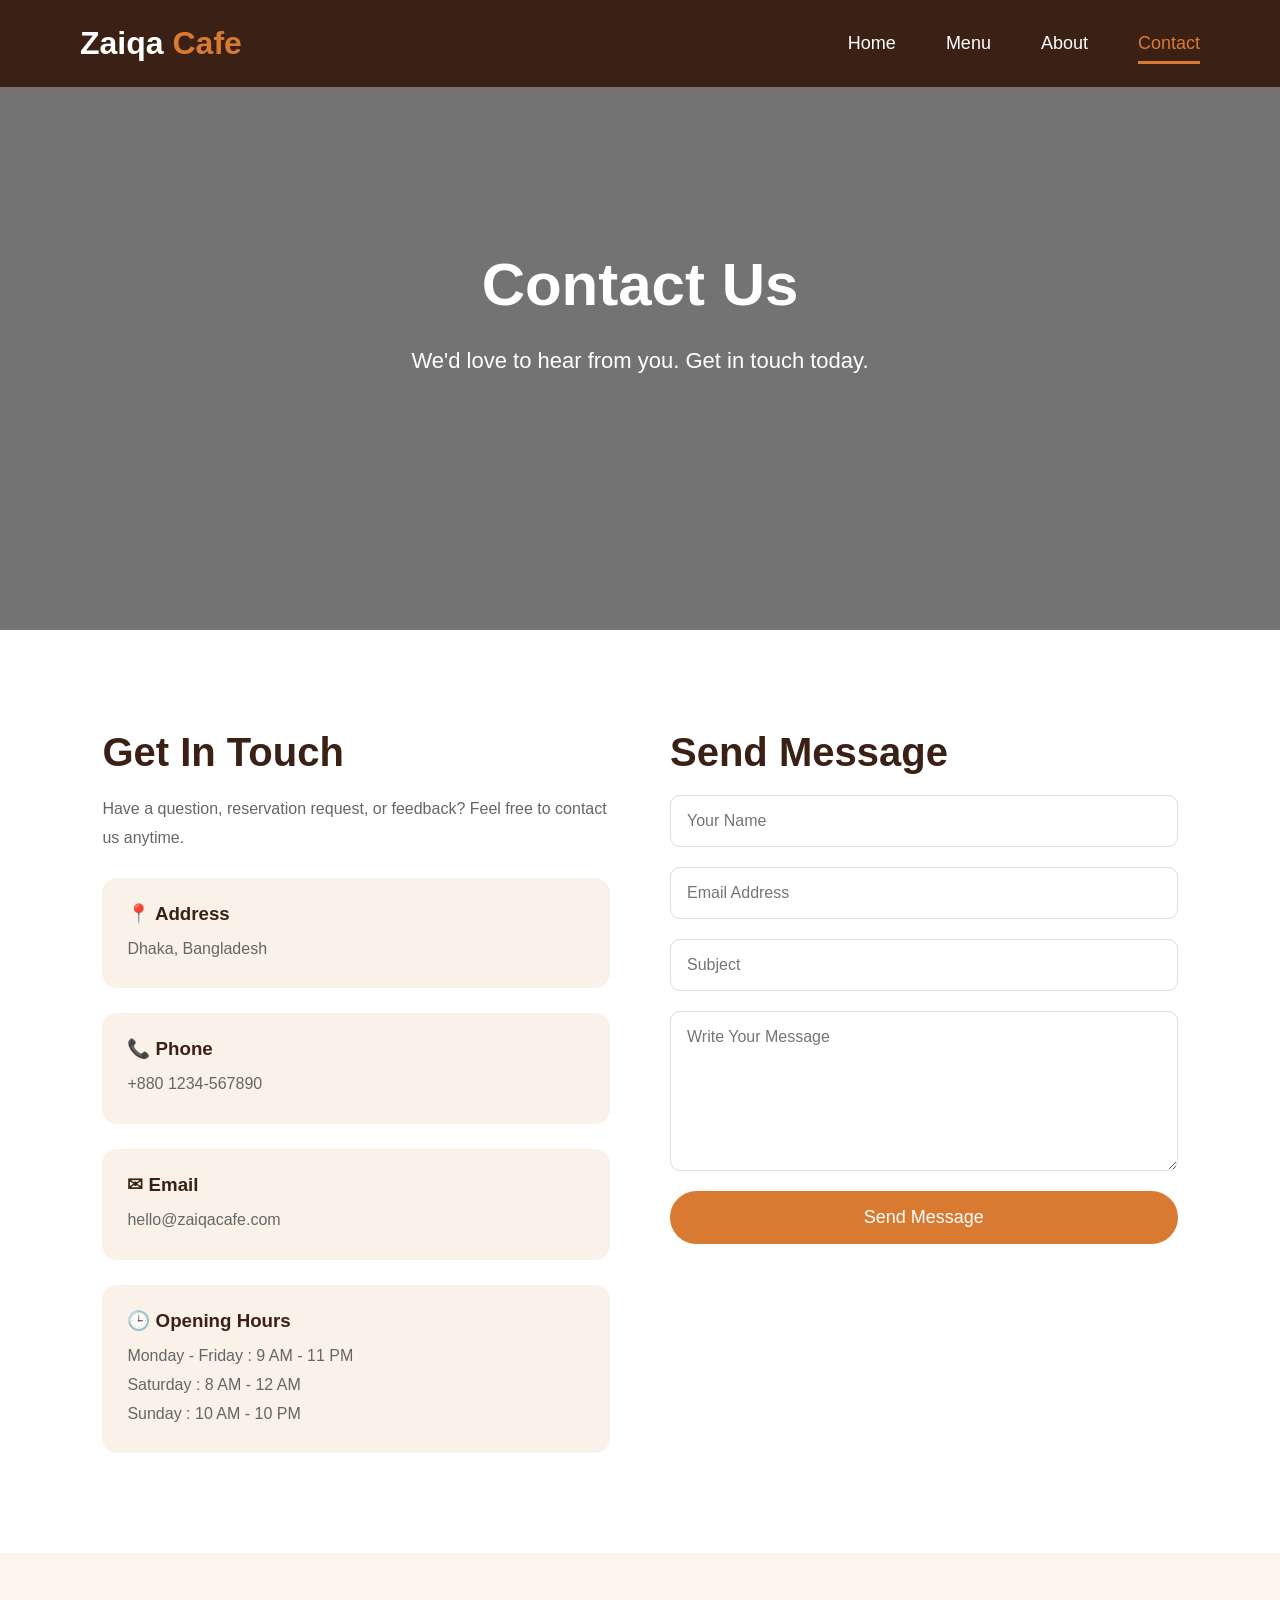
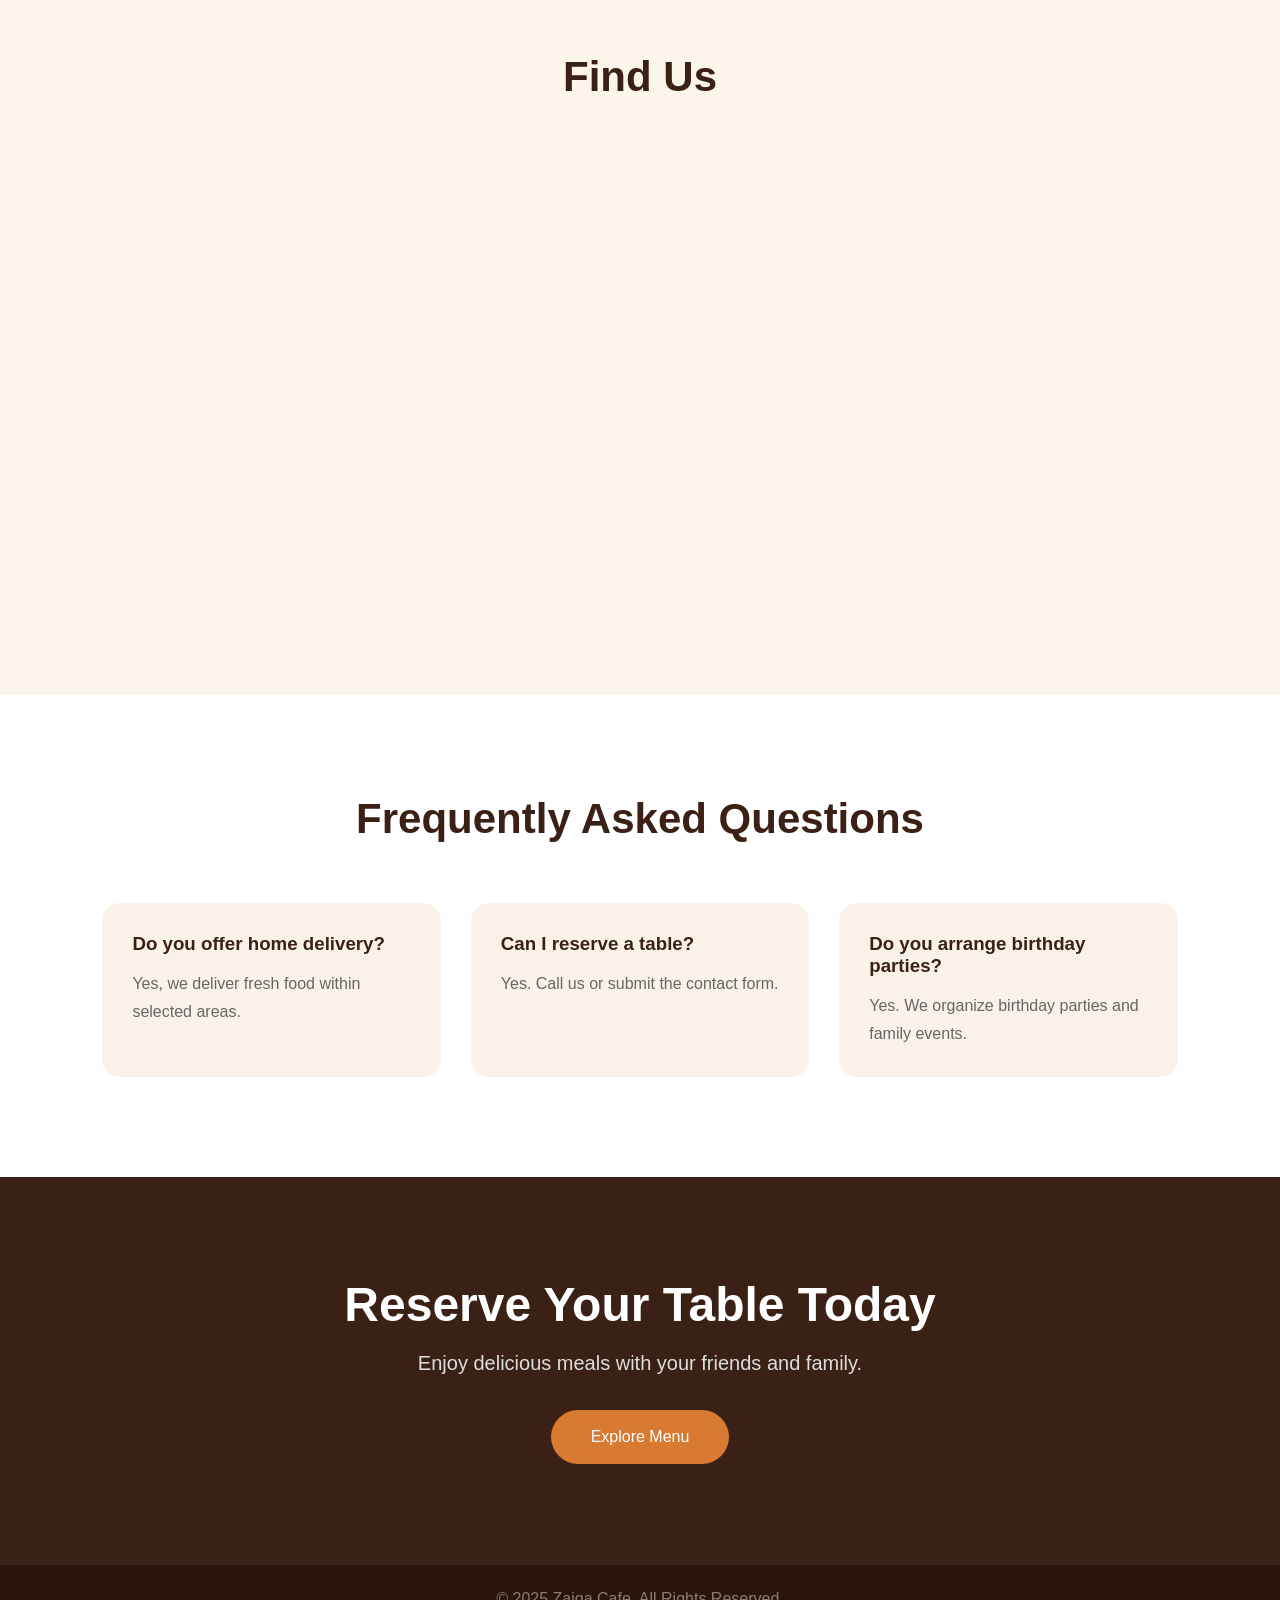
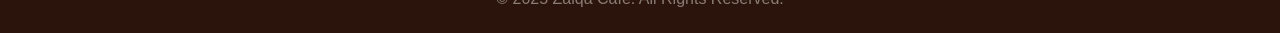
<file: contact.html>
<!doctype html>
<html lang="en">
  <head>
    <meta charset="UTF-8" />
    <meta name="viewport" content="width=device-width, initial-scale=1.0" />
    <title>Contact | Zaiqa Cafe</title>

    <link rel="stylesheet" href="style.css" />
    <link rel="stylesheet" href="contact.css" />
  </head>
  <body>
    <!-- ================= NAVBAR ================= -->

    <header>
      <nav class="navbar">
        <div class="logo">
          <span class="white">Zaiqa</span>
          <span class="orange">Cafe</span>
        </div>

        <ul class="nav-links">
          <li><a href="index.html">Home</a></li>
          <li><a href="menu.html">Menu</a></li>
          <li><a href="about.html">About</a></li>
          <li><a href="contact.html" class="active">Contact</a></li>
        </ul>
      </nav>
    </header>

    <!-- ================= HERO ================= -->

    <section class="contact-hero">
      <div class="overlay"></div>

      <div class="hero-content">
        <h1>Contact Us</h1>

        <p>We'd love to hear from you. Get in touch today.</p>
      </div>
    </section>

    <!-- ================= CONTACT ================= -->

    <section class="contact">
      <div class="contact-info">
        <h2>Get In Touch</h2>

        <p>
          Have a question, reservation request, or feedback? Feel free to
          contact us anytime.
        </p>

        <div class="info-box">
          <h3>📍 Address</h3>
          <p>Dhaka, Bangladesh</p>
        </div>

        <div class="info-box">
          <h3>📞 Phone</h3>
          <p>+880 1234-567890</p>
        </div>

        <div class="info-box">
          <h3>✉ Email</h3>
          <p>hello@zaiqacafe.com</p>
        </div>

        <div class="info-box">
          <h3>🕒 Opening Hours</h3>
          <p>Monday - Friday : 9 AM - 11 PM</p>
          <p>Saturday : 8 AM - 12 AM</p>
          <p>Sunday : 10 AM - 10 PM</p>
        </div>
      </div>

      <div class="contact-form">
        <h2>Send Message</h2>

        <form>
          <input type="text" placeholder="Your Name" required />

          <input type="email" placeholder="Email Address" required />

          <input type="text" placeholder="Subject" />

          <textarea rows="7" placeholder="Write Your Message"></textarea>

          <button type="submit">Send Message</button>
        </form>
      </div>
    </section>

    <!-- ================= MAP ================= -->

    <section class="map">
      <h2>Find Us</h2>

      <iframe
        src="https://www.google.com/maps?q=Dhaka,Bangladesh&output=embed"
        loading="lazy"
      >
      </iframe>
    </section>

    <!-- ================= FAQ ================= -->

    <section class="faq">
      <h2>Frequently Asked Questions</h2>

      <div class="faq-container">
        <div class="faq-card">
          <h3>Do you offer home delivery?</h3>
          <p>Yes, we deliver fresh food within selected areas.</p>
        </div>

        <div class="faq-card">
          <h3>Can I reserve a table?</h3>
          <p>Yes. Call us or submit the contact form.</p>
        </div>

        <div class="faq-card">
          <h3>Do you arrange birthday parties?</h3>
          <p>Yes. We organize birthday parties and family events.</p>
        </div>
      </div>
    </section>

    <!-- ================= CTA ================= -->

    <section class="contact-cta">
      <h2>Reserve Your Table Today</h2>

      <p>Enjoy delicious meals with your friends and family.</p>

      <a href="menu.html">Explore Menu</a>
    </section>

    <!-- ================= FOOTER ================= -->

    <footer class="footer">
      <!-- <div class="footer-container">
        <div class="footer-col">
          <h2 class="footer-logo">
            <span class="white">Zaiqa</span>

            <span class="orange">Cafe</span>
          </h2>

          <p>Authentic taste, cozy vibes, and unforgettable memories.</p>
        </div>

        <div class="footer-col">
          <h3>Quick Links</h3>

          <ul>
            <li><a href="index.html">Home</a></li>

            <li><a href="menu.html">Menu</a></li>

            <li><a href="about.html">About</a></li>

            <li><a href="contact.html">Contact</a></li>
          </ul>
        </div>

        <div class="footer-col">
          <h3>Opening Hours</h3>

          <p>Mon - Fri : 9AM - 11PM</p>

          <p>Saturday : 8AM - 12AM</p>

          <p>Sunday : 10AM - 10PM</p>
        </div>

        <div class="footer-col">
          <h3>Contact</h3>

          <p>📍 Dhaka, Bangladesh</p>

          <p>📞 +880123456789</p>

          <p>✉ hello@zaiqacafe.com</p>
        </div>
      </div> -->

      <div class="footer-bottom">
        <p>© 2025 Zaiqa Cafe. All Rights Reserved.</p>
      </div>
    </footer>
  </body>
</html>
</file>
<file: style.css>
* {
  margin: 0;
  padding: 0;
  box-sizing: border-box;
  font-family: "Poppins", sans-serif;
}

body {
  overflow-x: hidden;
}

/* Navbar */

.navbar {
  position: fixed;
  top: 0;
  left: 0;
  width: 100%;
  display: flex;
  justify-content: space-between;
  align-items: center;
  padding: 25px 80px;
  z-index: 100;
  background: #3b2115;
}

.logo {
  font-size: 32px;
  font-weight: bold;
}

.white {
  color: #fff;
}

.orange {
  color: #d97a32;
}

.nav-links {
  display: flex;
  gap: 50px;
  list-style: none;
}

.nav-links a {
  text-decoration: none;
  color: white;
  font-size: 18px;
  font-weight: 500;
  transition: 0.3s;
}

.nav-links a:hover,
.nav-links .active {
  color: #d97a32;
  border-bottom: 3px solid #d97a32;
  padding-bottom: 8px;
}

/* Hero */

.hero {
  width: 100%;
  height: 100vh;

  background: url("https://images.unsplash.com/photo-1517248135467-4c7edcad34c4?w=1600")
    center center/cover no-repeat;

  display: flex;
  justify-content: center;
  align-items: center;
  text-align: center;
  position: relative;
}

.overlay {
  position: absolute;
  width: 100%;
  height: 100%;
  background: rgba(0, 0, 0, 0.55);
}

.hero-content {
  position: relative;
  z-index: 10;
  color: white;
}

.hero-content h1 {
  font-size: 70px;
  line-height: 1.1;
  font-weight: 700;
}

.hero-content h1 span {
  color: #d97a32;
}

.hero-content p {
  margin-top: 25px;
  font-size: 28px;
  line-height: 1.6;
}

.buttons {
  margin-top: 45px;
  display: flex;
  justify-content: center;
  gap: 25px;
}

.btn {
  padding: 15px 30px;
  border-radius: 50px;
  text-decoration: none;
  font-size: 20px;
  font-weight: 600;
  transition: 0.4s;
}

.filled {
  background: #d97a32;
  color: white;
}

.filled:hover {
  background: #b85f20;
}

.outline {
  border: 2px solid #d97a32;
  color: #d97a32;
}

.outline:hover {
  background: #d97a32;
  color: white;
}
/* ===================
WHY CHOOSE US
=================== */

.why-choose {
  padding: 100px 8%;
  background: #fff;
}

.section-title {
  text-align: center;
  margin-bottom: 60px;
}

.section-title h2 {
  font-size: 45px;
  color: #3b2115;
}

.section-title p {
  color: #666;
  margin-top: 10px;
}

.features {
  display: grid;
  grid-template-columns: repeat(4, 1fr);
  gap: 30px;
}

.feature-card {
  background: #faf2e8;
  padding: 40px 25px;
  text-align: center;
  border-radius: 20px;
}

.icon {
  font-size: 45px;
  margin-bottom: 20px;
}

.feature-card h3 {
  margin-bottom: 15px;
  color: #3b2115;
}

.feature-card p {
  color: #666;
  line-height: 1.8;
}

/* ===================
POPULAR DISHES
=================== */

.popular-dishes {
  background: #fcf5eb;
  padding: 100px 8%;
}

.dish-container {
  display: flex;
  justify-content: center;
  gap: 30px;
  flex-wrap: wrap;
}

.dish-card {
  width: 350px;
  background: white;
  border-radius: 20px;
  overflow: hidden;
  box-shadow: 0 10px 30px rgba(0, 0, 0, 0.08);
}

.dish-card img {
  width: 100%;
  height: 250px;
  object-fit: cover;
}

.dish-content {
  padding: 25px;
}

.dish-content h3 {
  color: #3b2115;
  margin-bottom: 15px;
}

.dish-content p {
  color: #666;
  line-height: 1.8;
}

.dish-content span {
  display: block;
  margin-top: 20px;
  color: #c97333;
  font-size: 28px;
  font-weight: 700;
}

.menu-btn {
  text-align: center;
  margin-top: 50px;
}

.menu-btn a {
  text-decoration: none;
  background: #c97333;
  color: white;
  padding: 18px 40px;
  border-radius: 50px;
}

/* ===================
ABOUT
=================== */

.about {
  background: #381e12;
  color: white;
  padding: 100px 8%;
  display: flex;
  align-items: center;
  gap: 60px;
}

.about-image img {
  width: 500px;
  border-radius: 20px;
}

.about-content span {
  color: #d48a49;
  letter-spacing: 4px;
}

.about-content h2 {
  font-size: 45px;
  margin: 20px 0;
}

.about-content p {
  color: #ddd;
  line-height: 1.8;
  margin-bottom: 30px;
}

.about-content a {
  text-decoration: none;
  background: #d48a49;
  color: white;
  padding: 18px 35px;
  border-radius: 50px;
}

/* ===================
FOOTER
=================== */
.footer {
  background: #2b140b;
  color: #fff;
  padding-top: 0px;
}

.footer-container {
  width: 90%;
  max-width: 1300px;
  margin: auto;

  display: grid;
  grid-template-columns: 2fr 1fr 1fr 1fr;
  gap: 60px;

  padding-bottom: 50px;
}

.footer-logo {
  font-size: 32px;
  margin-bottom: 20px;
}

.footer-col h3 {
  font-size: 20px;
  margin-bottom: 25px;
}

.footer-col p,
.footer-col li,
.footer-col a {
  color: #b8a8a0;
  text-decoration: none;
  line-height: 2;
  list-style: none;
}

.footer-col ul {
  list-style: none;
}

.footer-col a:hover {
  color: #d97a32;
}

.footer-bottom {
  border-top: 1px solid rgba(255, 255, 255, 0.08);
  text-align: center;
  padding: 25px 0;
}

.footer-bottom p {
  color: #8b7c74;
}

/* Responsive */

@media (max-width: 992px) {
  .footer-container {
    grid-template-columns: repeat(2, 1fr);
  }
}

@media (max-width: 768px) {
  .footer-container {
    grid-template-columns: 1fr;
    text-align: center;
  }

  .footer-logo {
    font-size: 2.5rem;
  }
}
</file>
<file: contact.css>
/* ===========================
CONTACT HERO
=========================== */

.contact-hero {
  width: 100%;
  height: 70vh;
  background: url("https://images.unsplash.com/photo-1552566626-52f8b828add9?w=1600")
    center center/cover no-repeat;
  display: flex;
  justify-content: center;
  align-items: center;
  text-align: center;
  position: relative;
}

.contact-hero .overlay {
  position: absolute;
  width: 100%;
  height: 100%;
  background: rgba(0, 0, 0, 0.55);
}

.contact-hero .hero-content {
  position: relative;
  z-index: 2;
  color: #fff;
}

.contact-hero h1 {
  font-size: 60px;
  margin-bottom: 15px;
}

.contact-hero p {
  font-size: 22px;
}

/* ===========================
CONTACT SECTION
=========================== */

.contact {
  padding: 100px 8%;
  display: grid;
  grid-template-columns: 1fr 1fr;
  gap: 60px;
  background: #fff;
}

.contact-info h2,
.contact-form h2 {
  font-size: 40px;
  color: #3b2115;
  margin-bottom: 20px;
}

.contact-info p {
  color: #666;
  line-height: 1.8;
}

.info-box {
  margin-top: 25px;
  background: #faf2e8;
  padding: 25px;
  border-radius: 15px;
}

.info-box h3 {
  color: #3b2115;
  margin-bottom: 10px;
}

.contact-form form {
  display: flex;
  flex-direction: column;
  gap: 20px;
}

.contact-form input,
.contact-form textarea {
  width: 100%;
  padding: 16px;
  border: 1px solid #ddd;
  border-radius: 10px;
  font-size: 16px;
  outline: none;
}

.contact-form input:focus,
.contact-form textarea:focus {
  border-color: #d97a32;
}

.contact-form button {
  background: #d97a32;
  color: #fff;
  border: none;
  padding: 16px;
  border-radius: 50px;
  cursor: pointer;
  font-size: 18px;
  transition: 0.3s;
}

.contact-form button:hover {
  background: #b85f20;
}

/* ===========================
MAP
=========================== */

.map {
  padding: 100px 8%;
  background: #fcf5eb;
}

.map h2 {
  text-align: center;
  color: #3b2115;
  font-size: 42px;
  margin-bottom: 40px;
}

.map iframe {
  width: 100%;
  height: 450px;
  border: none;
  border-radius: 20px;
}

/* ===========================
FAQ
=========================== */

.faq {
  padding: 100px 8%;
  background: #fff;
}

.faq h2 {
  text-align: center;
  font-size: 42px;
  color: #3b2115;
  margin-bottom: 60px;
}

.faq-container {
  display: grid;
  grid-template-columns: repeat(3, 1fr);
  gap: 30px;
}

.faq-card {
  background: #faf2e8;
  padding: 30px;
  border-radius: 18px;
  transition: 0.3s;
}

.faq-card:hover {
  transform: translateY(-8px);
}

.faq-card h3 {
  color: #3b2115;
  margin-bottom: 15px;
}

.faq-card p {
  color: #666;
  line-height: 1.7;
}

/* ===========================
CTA
=========================== */

.contact-cta {
  background: #3b2115;
  color: #fff;
  text-align: center;
  padding: 100px 8%;
}

.contact-cta h2 {
  font-size: 48px;
  margin-bottom: 20px;
}

.contact-cta p {
  color: #ddd;
  font-size: 20px;
  margin-bottom: 35px;
}

.contact-cta a {
  display: inline-block;
  text-decoration: none;
  background: #d97a32;
  color: #fff;
  padding: 18px 40px;
  border-radius: 50px;
  transition: 0.3s;
}

.contact-cta a:hover {
  background: #b85f20;
}

/* ===========================
RESPONSIVE
=========================== */

@media (max-width: 992px) {
  .contact {
    grid-template-columns: 1fr;
  }

  .faq-container {
    grid-template-columns: repeat(2, 1fr);
  }
}

@media (max-width: 768px) {
  .contact-hero h1 {
    font-size: 38px;
  }

  .contact-info h2,
  .contact-form h2,
  .map h2,
  .faq h2,
  .contact-cta h2 {
    font-size: 32px;
  }

  .faq-container {
    grid-template-columns: 1fr;
  }

  .map iframe {
    height: 300px;
  }

  .contact-cta p {
    font-size: 18px;
  }
}
</file>
